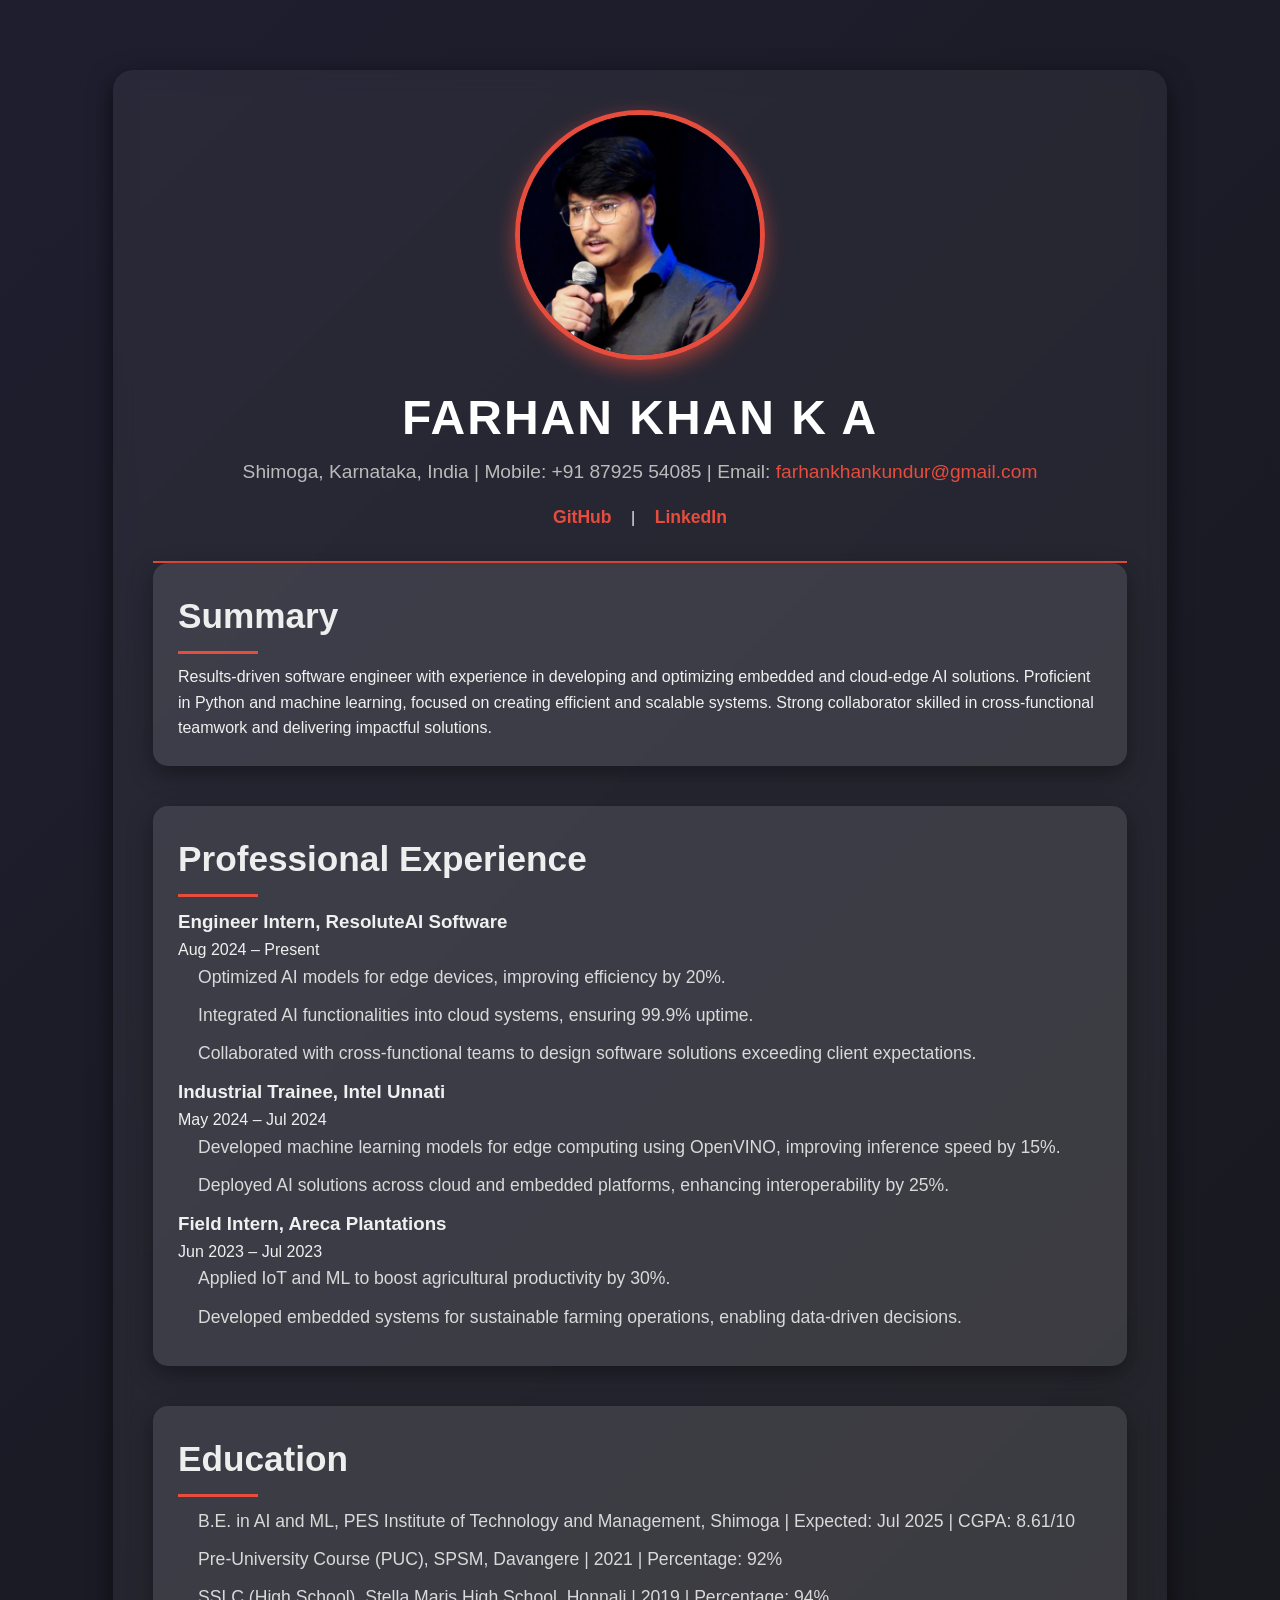
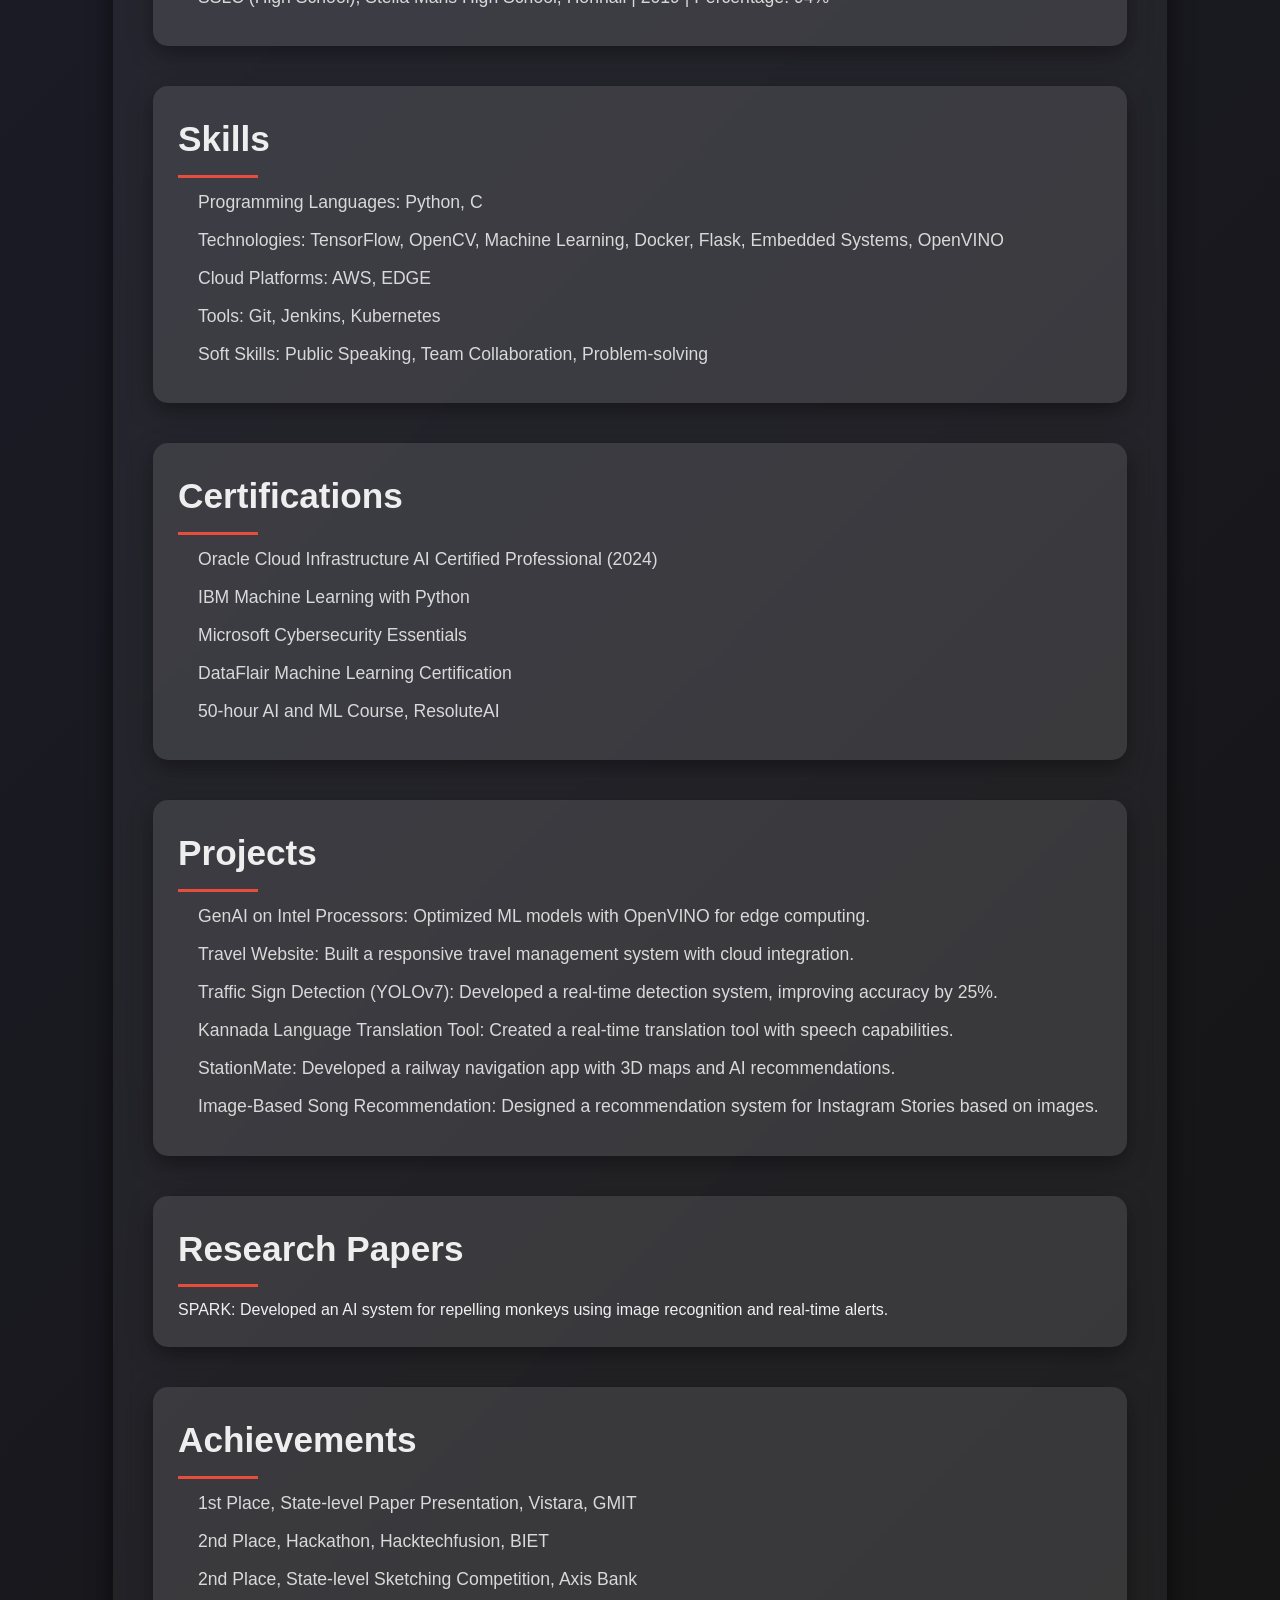
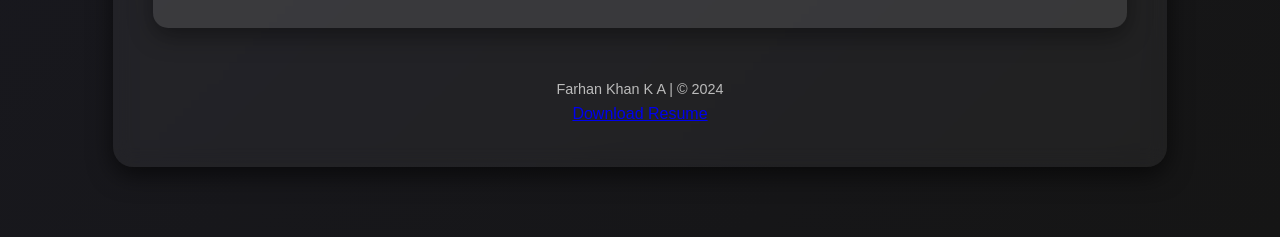
<file: resume.html>
<!DOCTYPE html>
<html lang="en">
<head>
    <meta charset="UTF-8">
    <meta name="viewport" content="width=device-width, initial-scale=1.0">
    <title>Farhan Khan K A - Digital Resume</title>
    <link rel="stylesheet" href="resume.css">
    <link href="https://fonts.googleapis.com/css2?family=Montserrat:wght@300;400;600&display=swap" rel="stylesheet">
</head>
<body>
    <div class="container">
        <header class="header">
            <div class="profile-pic">
                <img src="Screenshot 2023-09-08 at 12.29.17 PM 2.JPG" alt="Farhan Khan K A">
            </div>
            <h1>Farhan Khan K A</h1>
            <p>Shimoga, Karnataka, India | Mobile: +91 87925 54085 | Email: <a href="mailto:farhankhankundur@gmail.com">farhankhankundur@gmail.com</a></p>
            <div class="links">
                <a href="https://github.com/Farhankhankundur" target="_blank">GitHub</a> |
                <a href="https://linkedin.com/in/farhankhankundur" target="_blank">LinkedIn</a>
            </div>
        </header>

        <div class="box">
            <section class="section">
                <h2>Summary</h2>
                <p>Results-driven software engineer with experience in developing and optimizing embedded and cloud-edge AI solutions. Proficient in Python and machine learning, focused on creating efficient and scalable systems. Strong collaborator skilled in cross-functional teamwork and delivering impactful solutions.</p>
            </section>
        </div>

        <div class="box">
            <section class="section">
                <h2>Professional Experience</h2>
                <h3>Engineer Intern, ResoluteAI Software</h3>
                <p>Aug 2024 – Present</p>
                <ul>
                    <li>Optimized AI models for edge devices, improving efficiency by 20%.</li>
                    <li>Integrated AI functionalities into cloud systems, ensuring 99.9% uptime.</li>
                    <li>Collaborated with cross-functional teams to design software solutions exceeding client expectations.</li>
                </ul>

                <h3>Industrial Trainee, Intel Unnati</h3>
                <p>May 2024 – Jul 2024</p>
                <ul>
                    <li>Developed machine learning models for edge computing using OpenVINO, improving inference speed by 15%.</li>
                    <li>Deployed AI solutions across cloud and embedded platforms, enhancing interoperability by 25%.</li>
                </ul>

                <h3>Field Intern, Areca Plantations</h3>
                <p>Jun 2023 – Jul 2023</p>
                <ul>
                    <li>Applied IoT and ML to boost agricultural productivity by 30%.</li>
                    <li>Developed embedded systems for sustainable farming operations, enabling data-driven decisions.</li>
                </ul>
            </section>
        </div>

        <div class="box">
            <section class="section">
                <h2>Education</h2>
                <ul>
                    <li>B.E. in AI and ML, PES Institute of Technology and Management, Shimoga | Expected: Jul 2025 | CGPA: 8.61/10</li>
                    <li>Pre-University Course (PUC), SPSM, Davangere | 2021 | Percentage: 92%</li>
                    <li>SSLC (High School), Stella Maris High School, Honnali | 2019 | Percentage: 94%</li>
                </ul>
            </section>
        </div>

        <div class="box">
            <section class="section">
                <h2>Skills</h2>
                <ul>
                    <li>Programming Languages: Python, C</li>
                    <li>Technologies: TensorFlow, OpenCV, Machine Learning, Docker, Flask, Embedded Systems, OpenVINO</li>
                    <li>Cloud Platforms: AWS, EDGE</li>
                    <li>Tools: Git, Jenkins, Kubernetes</li>
                    <li>Soft Skills: Public Speaking, Team Collaboration, Problem-solving</li>
                </ul>
            </section>
        </div>

        <div class="box">
            <section class="section">
                <h2>Certifications</h2>
                <ul>
                    <li>Oracle Cloud Infrastructure AI Certified Professional (2024)</li>
                    <li>IBM Machine Learning with Python</li>
                    <li>Microsoft Cybersecurity Essentials</li>
                    <li>DataFlair Machine Learning Certification</li>
                    <li>50-hour AI and ML Course, ResoluteAI</li>
                </ul>
            </section>
        </div>

        <div class="box">
            <section class="section">
                <h2>Projects</h2>
                <ul>
                    <li>GenAI on Intel Processors: Optimized ML models with OpenVINO for edge computing.</li>
                    <li>Travel Website: Built a responsive travel management system with cloud integration.</li>
                    <li>Traffic Sign Detection (YOLOv7): Developed a real-time detection system, improving accuracy by 25%.</li>
                    <li>Kannada Language Translation Tool: Created a real-time translation tool with speech capabilities.</li>
                    <li>StationMate: Developed a railway navigation app with 3D maps and AI recommendations.</li>
                    <li>Image-Based Song Recommendation: Designed a recommendation system for Instagram Stories based on images.</li>
                </ul>
            </section>
        </div>

        <div class="box">
            <section class="section">
                <h2>Research Papers</h2>
                <p>SPARK: Developed an AI system for repelling monkeys using image recognition and real-time alerts.</p>
            </section>
        </div>

        <div class="box">
            <section class="section">
                <h2>Achievements</h2>
                <ul>
                    <li>1st Place, State-level Paper Presentation, Vistara, GMIT</li>
                    <li>2nd Place, Hackathon, Hacktechfusion, BIET</li>
                    <li>2nd Place, State-level Sketching Competition, Axis Bank</li>
                </ul>
            </section>
        </div>

        <footer class="footer">
            <p>Farhan Khan K A | © 2024</p>
             <a href="https://github.com/Farhankhankundur/Farhankhankundur.github.io/edit/main/perfectresume.pdf" download>Download Resume</a>
        </footer>
    </div>
</body>
</html>
</file>
<file: resume.css>
/* Reset default styles */
* {
    margin: 0;
    padding: 0;
    box-sizing: border-box;
}

/* Body and Background */
body {
    font-family: 'Poppins', sans-serif; /* Changed to a modern, stylish font */
    background: linear-gradient(135deg, #1e1e2f, #151515); /* Gradient background */
    color: #f0f0f0;
    line-height: 1.6;
    overflow-x: hidden;
    padding: 20px;
}

/* Main Container */
.container {
    width: 85%;
    max-width: 1200px;
    margin: 50px auto;
    background-color: rgba(255, 255, 255, 0.05); /* Transparent white box for a sleek look */
    padding: 40px;
    box-shadow: 0 8px 25px rgba(0, 0, 0, 0.6);
    border-radius: 20px;
    backdrop-filter: blur(10px);
    transition: transform 0.3s ease, background-color 0.3s ease;
}

.container:hover {
    transform: scale(1.02); /* Slight scaling for hover effect */
    background-color: rgba(255, 255, 255, 0.1);
}

/* Header Section */
.header {
    text-align: center;
    padding-bottom: 30px;
    border-bottom: 2px solid #e74c3c;
}

.profile-pic {
    width: 250px;
    height: 250px;
    border-radius: 50%;
    overflow: hidden;
    margin: 0 auto 20px;
    border: 5px solid #e74c3c;
    box-shadow: 0 8px 20px rgba(231, 76, 60, 0.6);
    transition: transform 0.4s ease, box-shadow 0.4s ease;
}

.profile-pic img {
    width: 100%;
    height: 100%;
    object-fit: cover;
}


h1 {
    font-size: 3rem;
    color: #ffffff;
    text-transform: uppercase;
    letter-spacing: 2px;
    transition: color 0.3s ease;
}

.header p {
    font-size: 1.2rem;
    color: #bbbbbb;
}

.header p a {
    color: #e74c3c;
    text-decoration: none;
}

.header p a:hover {
    color: #ffffff;
    text-decoration: underline;
}

/* Links in the header */
.links {
    margin-top: 15px;
}

.links a {
    color: #e74c3c;
    font-weight: 600;
    text-decoration: none;
    margin: 0 15px;
    font-size: 1.1rem;
    transition: color 0.3s ease, transform 0.3s ease;
}

.links a:hover {
    color: #ffffff;
    transform: scale(1.1);
}

/* Box styling */
.box {
    padding: 25px;
    background-color: rgba(255, 255, 255, 0.1);
    border-radius: 15px;
    box-shadow: 0 8px 25px rgba(0, 0, 0, 0.4);
    margin-bottom: 40px;
    transition: transform 0.4s ease, background-color 0.4s ease, box-shadow 0.4s ease;
}

.box:hover {
    background-color: rgba(255, 255, 255, 0.15);
    transform: translateY(-10px); /* Lifted hover effect */
    box-shadow: 0 12px 30px rgba(255, 82, 82, 0.5);
}

/* Section Titles */
.section h2 {
    font-size: 2.2rem;
    color: #eeeeee;
    margin-bottom: 20px;
    position: relative;
    display: inline-block;
}

.section h2::after {
    content: '';
    width: 80px;
    height: 3px;
    background-color: #e74c3c;
    position: absolute;
    bottom: -10px;
    left: 0;
    transition: width 0.3s ease;
}

.section h2:hover::after {
    width: 100px; /* Line grows when hovering over heading */
}

/* Section content */
.section ul {
    list-style: none;
    padding-left: 20px;
}

.section ul li {
    margin-bottom: 10px;
    line-height: 1.6;
    font-size: 1.1rem;
    color: #d9d9d9;
    transition: color 0.3s ease;
}

.section ul li:hover {
    color: #ffffff; /* Text brightens on hover */
}

/* Footer Styling */
footer {
    text-align: center;
    margin-top: 50px;
    color: #bbbbbb;
}

footer p {
    font-size: 0.9rem;
}

/* Scrollbar styling */
::-webkit-scrollbar {
    width: 8px;
}

::-webkit-scrollbar-track {
    background-color: #1c1c1c;
}

::-webkit-scrollbar-thumb {
    background-color: #e74c3c;
    border-radius: 10px;
}

/* Smooth transitions for hover effects */
.box:hover {
    background-color: rgba(255, 255, 255, 0.2);
    transform: translateY(-10px);
    box-shadow: 0 12px 30px rgba(231, 76, 60, 0.6);
    transition: all 0.4s ease;
}
</file>
